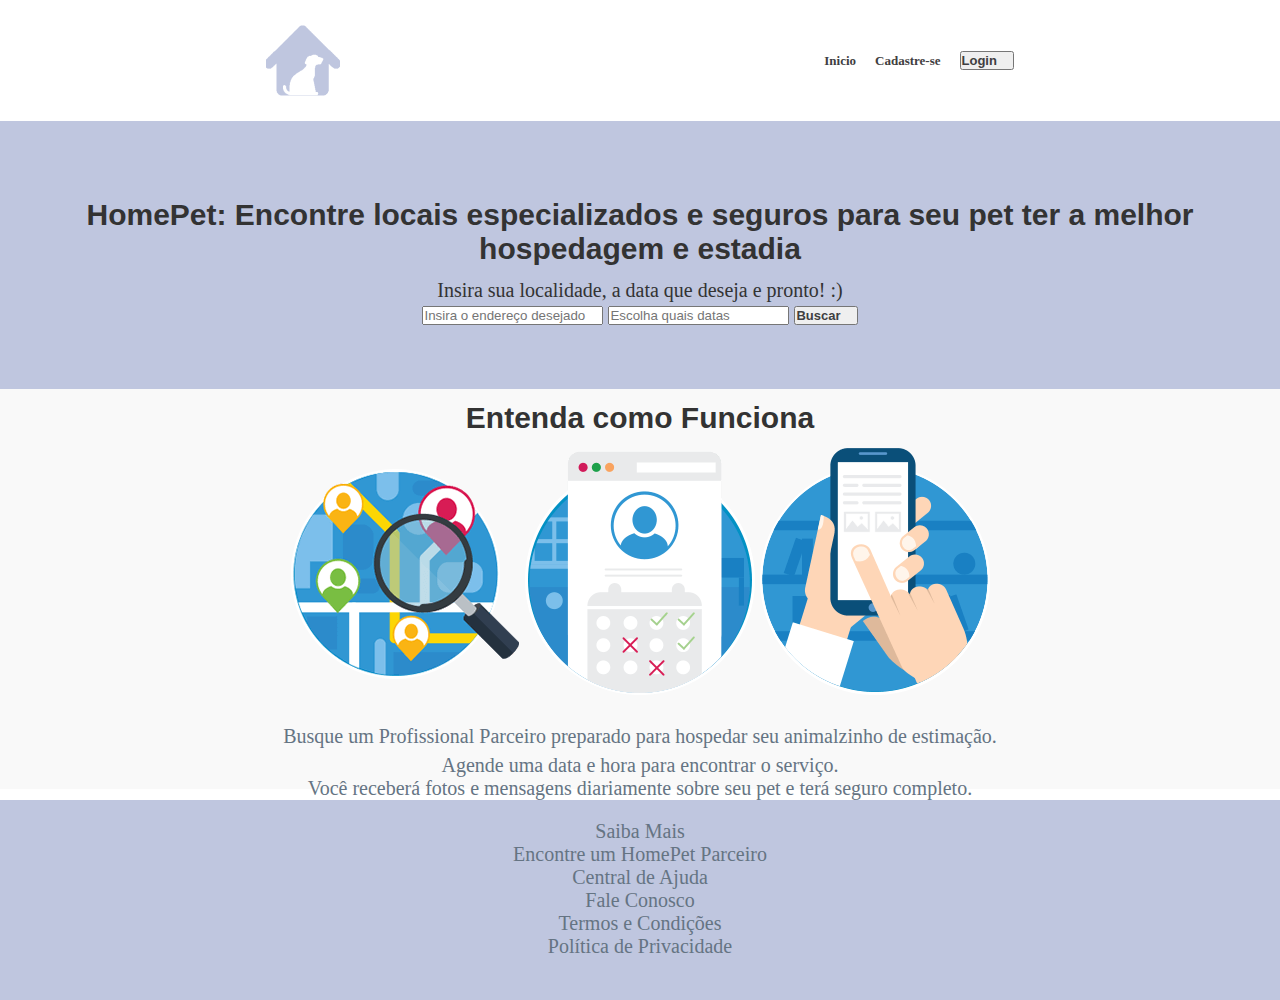
<file: index.html>
<!DOCTYPE html>
<html>

<head>
    <meta charset="UTF-8">
    <link rel="stylesheet" href="css/style.css">
    <link href="https://fonts.googleapis.com/css2?family=Poppins:wght@400&family=Roboto:wght@400;400&display=swap"
        rel="stylesheet">
</head>

<body>

    <header>
        <div class="menu">
            <img src="imagens/logoHomePet.png" />
            <Nav>
                <a href="./index.html"> Inicio</a>
                <a href="./TelaCadastro.html"> Cadastre-se</a>
                <button type="login"> <a href="./TelaLogin.html">Login</a></button>
            </Nav>
        </div>
        </div>
    </header>

    <main>

        <div class="destaque">
            <div class="container">
                <h3 class="titulo">
                    HomePet: Encontre locais especializados e seguros para seu pet ter a melhor hospedagem e estadia
                </h3>
                <p class="descricao">Insira sua localidade, a data que deseja e pronto! :)</p>
                <div class="procura">
                    <input type="local" placeholder="Insira o endereço desejado" required>
                    <input type="data" placeholder="Escolha quais datas" required>
                    <button type="login"><a href="./RetornoHospedagem.html">Buscar</a></button>
                </div>
                <div class="sobre">
                    <h3 class="titulo">
                        Entenda como Funciona </h3>
                    <img class="foto1" src="imagens/pagInicial1.png" />

                    <img src="imagens/pagInicial2.png" />
                    <img src="imagens/pagInicial3.png" />


                    <div class="descSobre">
                        <p class="descSobre1">Busque um Profissional Parceiro preparado para hospedar seu animalzinho de
                            estimação.</p>
                        <p class="descSobre2">Agende uma data e hora para encontrar o serviço.</p>
                        <p class="desSobre3"> Você receberá fotos e mensagens diariamente sobre seu pet e terá seguro
                            completo.</p>



                        <footer>
                            <div class="todoFooter">
                                <div>
                                    <p> Saiba Mais </p>
                                    <p> Encontre um HomePet Parceiro </p>
                                    <p> Central de Ajuda </p>
                                </div>

                                <div>
                                    <p> Fale Conosco </p>
                                    <p> Termos e Condições </p>
                                    <p> Política de Privacidade </p>
                                </div>
                        </footer>
    </main>
</body>

</html>
</file>
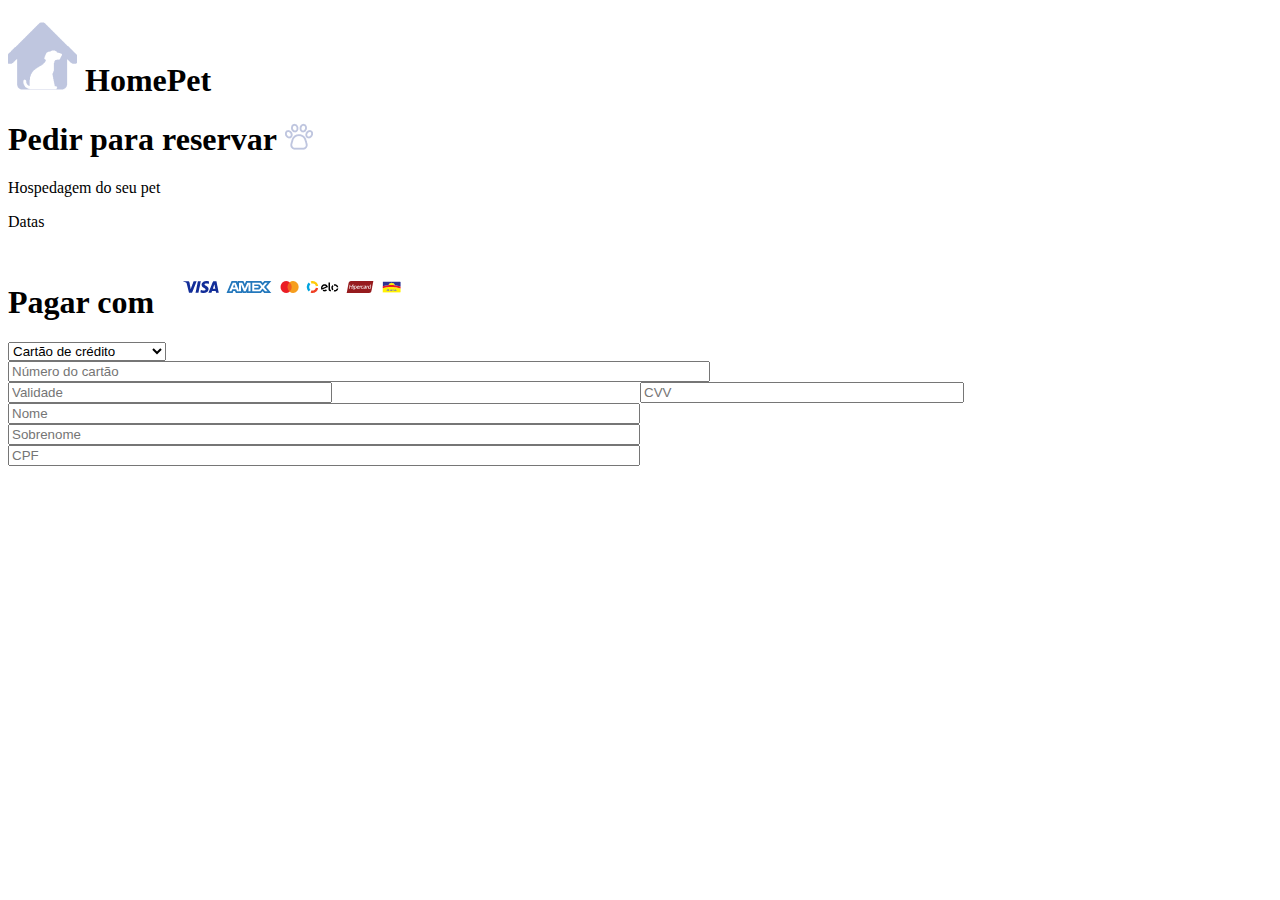
<file: Pagamento.html>
<!DOCTYPE html>
<html lang="en">

<head>
    <meta charset="UTF-8">
    <meta http-equiv="X-UA-Compatible" content="IE=edge">
    <meta name="viewport" content="width=device-width, initial-scale=1.0">
    <link href="https://cdn.jsdelivr.net/npm/bootstrap@5.2.0-beta1/dist/css/bootstrap.min.css" rel="stylesheet"
        integrity="sha384-0evHe/X+R7YkIZDRvuzKMRqM+OrBnVFBL6DOitfPri4tjfHxaWutUpFmBp4vmVor" crossorigin="anonymous">
    <script src="https://cdn.jsdelivr.net/npm/bootstrap@5.2.0-beta1/dist/js/bootstrap.bundle.min.js"
        integrity="sha384-pprn3073KE6tl6bjs2QrFaJGz5/SUsLqktiwsUTF55Jfv3qYSDhgCecCxMW52nD2"
        crossorigin="anonymous"></script>
    <link href="https://fonts.googleapis.com/icon?family=Material+Icons" rel="stylesheet">
    <link rel="stylesheet" href="css/PaginadePagamento.css">
    <title>Pagina de Pagamento</title>
</head>

<body>
    <header>
        <div id="cabecalho">
            <h1> <img src="imagens/Dog.png" alt=""> HomePet</h1>
        </div>
    </header>

    <div class="col-md-6">
        <div id="reservar">
            <h1>Pedir para reservar <img src="imagens/patinha.png" alt=""></h1>
            <p>Hospedagem do seu pet</p>
            <p>Datas</p>
        </div>

        <div id="pagamento">
            <h1>Pagar com <img src="imagens/cartoes.png" alt=""></h1>
            <select class="form-select" aria-label="Default select example">
                <option value="1">Cartão de crédito</option>
                <option value="2">Transferência bancaria</option>
                <option value="3">Boleto</option>
                <option value="4">Pix</option>
            </select>

            <div id="main-container">
                <form id="Formulario">
                    <div id="numerocartao" class="full-box">
                        <label for="text"></label>
                        <input type="text" name="numero" id="numcartao" placeholder="Número do cartão">
                    </div>
                    <div id="validadecvv">
                        <div id="validade">
                            <label for="text"></label>
                            <input type="text" name="validade" id="validade" placeholder="Validade">
                        </div>
                        <div id="cvv">
                            <label for="number"></label>
                            <input type="number" name="cvv" id="cvv" placeholder="CVV">
                        </div>
                    </div>
                    <div id="nomesobrenome">
                        <label for="text"></label>
                        <input type="text" name="Nome" id="Nome" placeholder="Nome">
                        <label for="text"></label>
                        <input type="text" name="Sobrenome" id="Sobrenome" placeholder="Sobrenome">
                        <label for="number"></label>
                        <input type="number" name="CPF" id="CPF" placeholder="CPF">
                    </div>
                </form>
            </div>

            <div id="formulario"></div>

            <div id="informacoes" class="col-md-6">

            </div>
        </div>

</body>

</html>
</file>
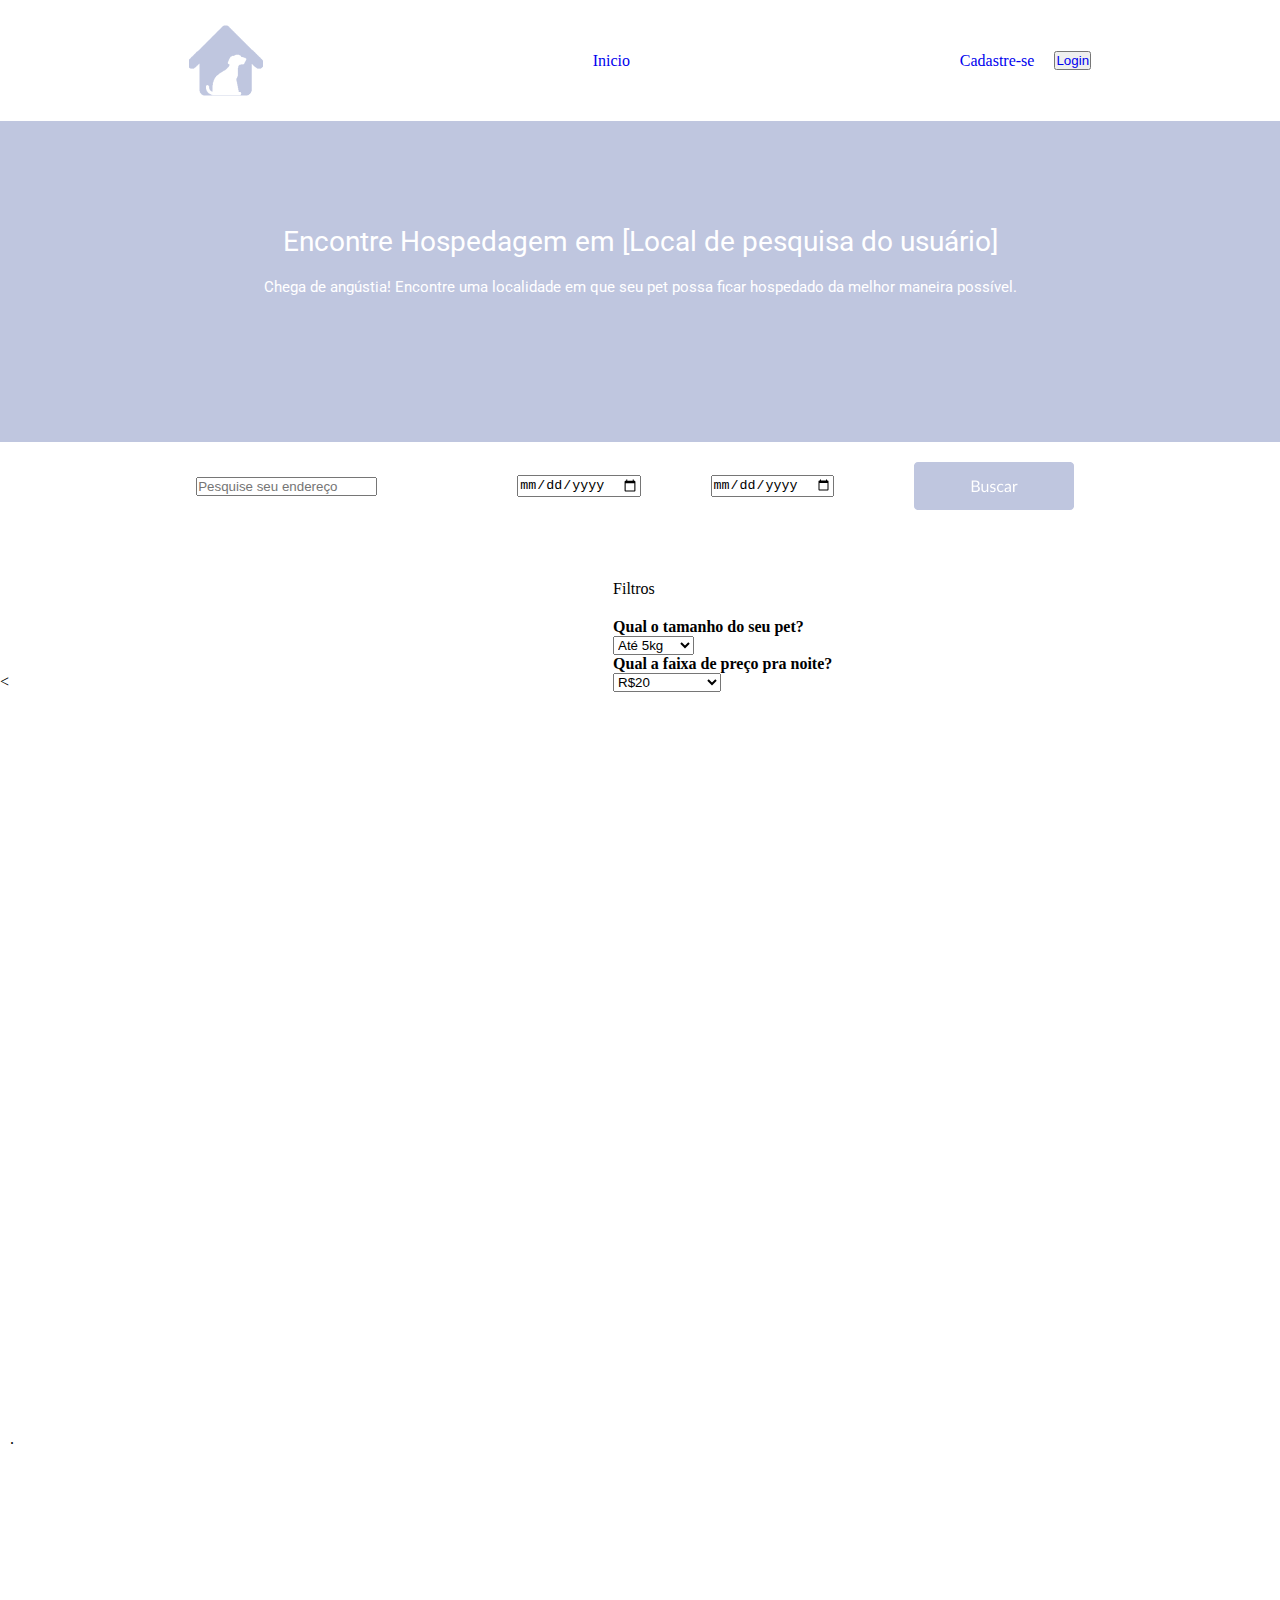
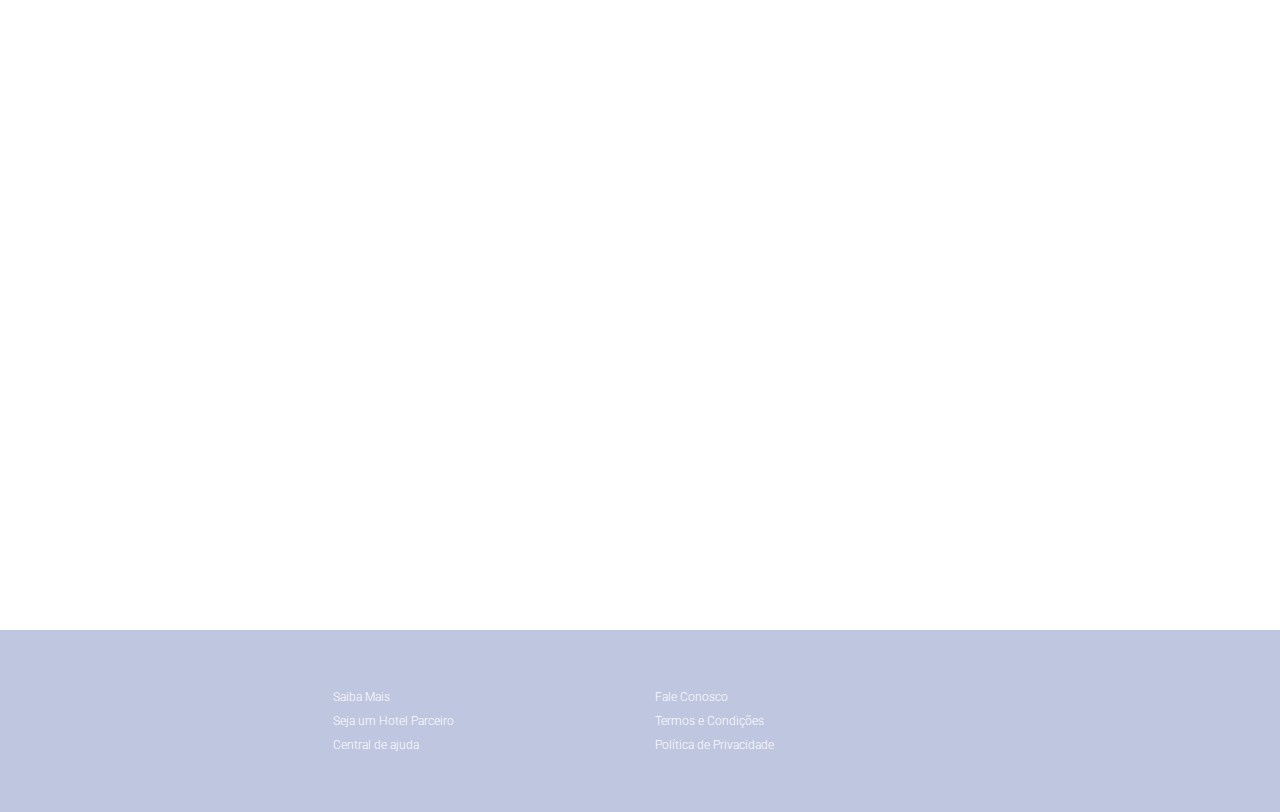
<file: RetornoHospedagem.html>
<!DOCTYPE html>
<html lang="pt-br">

<head>
  <meta charset="UTF-8">
  <title>Encontre sua melhor opção de hospedagem</title>
  <link href="css/main.css" rel="stylesheet" :>
  <link href="https://fonts.googleapis.com/css2?family=Poppins:wght@400&family=Roboto:wght@400;400&display=swap"
    rel="stylesheet">

</head>

<header>
  <div class="cabecalho">
    <img src="imagens/logoHomePet.png" />
    <Nav class="cabecalho-menu">
      <a href="./index.html"> Inicio</a>
    </Nav>
    <nav class="cabecalhodois">
      <a href="./TelaCadastro.html"> Cadastre-se</a>
      <button type="login"> <a href="./TelaLogin.html">Login</a></button>
    </nav>
  </div>
  </div>
</header>

<body>

  <main class="conteudo">

    <div class="header-1">
      <div class="texto-principal">Encontre Hospedagem em [Local de pesquisa do usuário]</div>
      <div class="legenda">Chega de angústia! Encontre uma localidade em que seu pet possa ficar hospedado da melhor
        maneira possível.</div>
  </main>

  <div class="search-box">
    <input type="text" name="" placeholder="Pesquise seu endereço">
    <a class="search-btn" href="#"></a>
    <input type="date" id="data" name="dataNasc">
    <input type="date" id="data" name="dataNasc">
    <a class="search-box" href="Hospedagem.html"><img src="imagens/buscar.png" /></a>
  </div>

< <div class="menu">
  <p1> Filtros </p1>

  <div class="filtro">

    <h4> Qual o tamanho do seu pet?</h4>
    <form>
      <select>
        <option> Até 5kg </option>
        <option> 5 a 10kg </option>
        <option> 10 a 20kg </option>
        <option> 20 a 40kg </option>
        <option> +40kg </option>
      </select>
    </form>
  </div>
  <h4> Qual a faixa de preço pra noite?</h4>
  <form>
    <select>
      <option> R$20 </option>
      <option>R$20 a R$50</option>
      <option> R$50 a R$80</option>
      <option> R$80 a R$100 </option>
      <option> +R$100 </option>
    </select>
  </form>


</div>

<div class="principal">
.
</div>
</body>
<footer>
<div class="container-footer">
  <div class="row-footer">
    <!-- footer col-->
    <div class="footer-col">

      <ul>
        <li><a href="#"> Saiba Mais </a></li>
        <li><a href="#"> Seja um Hotel Parceiro </a></li>
        <li><a href="#"> Central de ajuda </a></li>

      </ul>
    </div>
    <!--end footer col-->
    <!-- footer col-->
    <div class="footer-col">
      <ul>
        <li><a href="#">Fale Conosco</a></li>
        <li><a href="#">Termos e Condições</a></li>
        <li><a href="#">Política de Privacidade</a></li>

      </ul>
    </div>
    <!--end footer col-->

</footer>

</html>
</file>
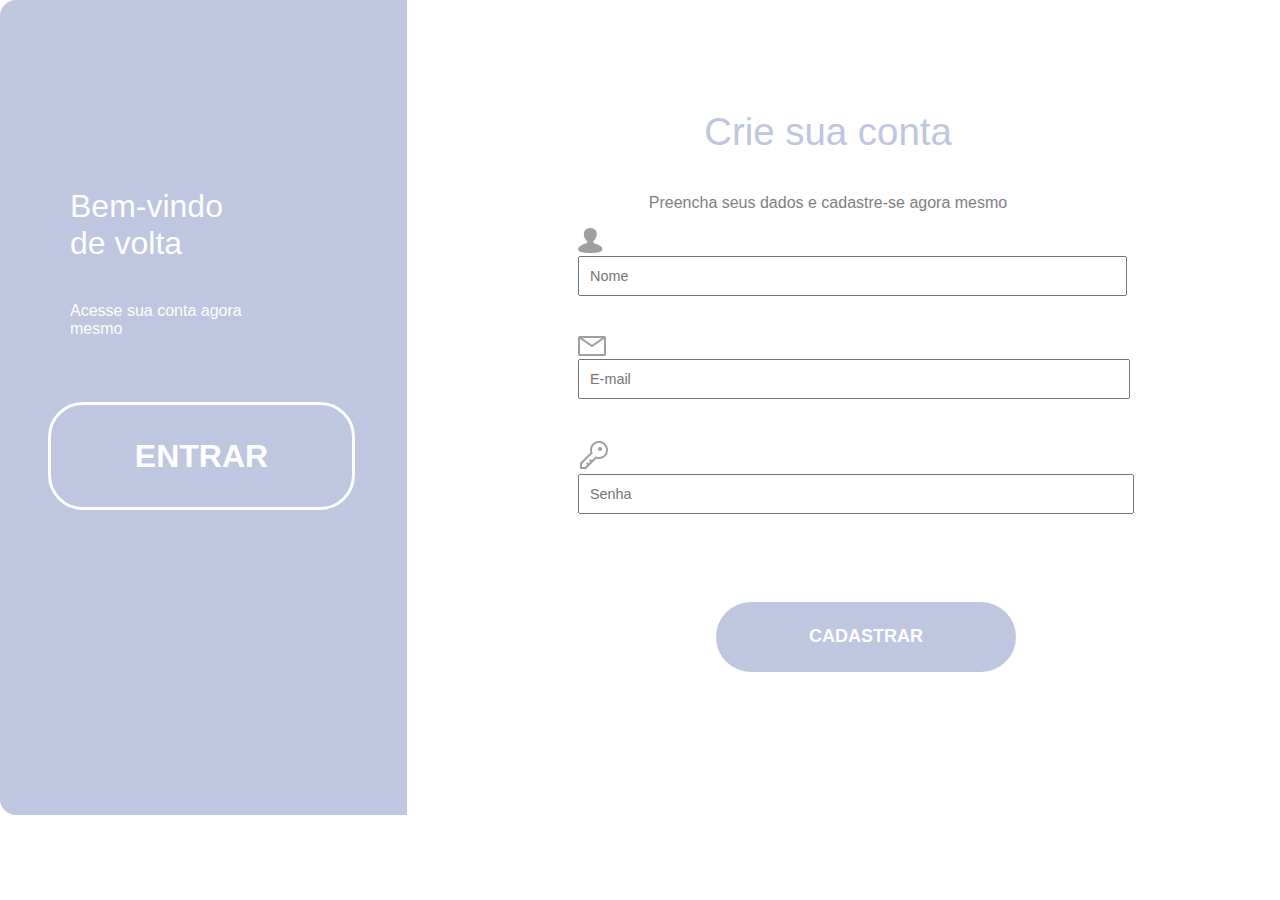
<file: TelaCadastro.html>
<!DOCTYPE html>
<html lang="en">

<head>
    <meta charset="UTF-8">
    <meta http-equiv="X-UA-Compatible" content="IE=edge">
    <meta name="viewport" content="width=device-width, initial-scale=1.0">
    <title>TelaCadastro</title>
    <link rel="stylesheet" href="css/TelaCadastro.css">
</head>

<body>
    <div id="BemVindoDeVolta">
        <h1>Bem-vindo <br>de volta</h1>
        <p>Acesse sua conta agora <br> mesmo</p>
        <a id="botaolateral" href="TelaLogin.html"><input type="button" value="Entrar"></a>
    </div>

    <div id="main-container">
        <h2>Crie sua conta</h2>
        <p id="paragrafo2">Preencha seus dados e cadastre-se agora mesmo</p>
        <form id="register-form">
            <div class="full-box">
                <label for="name"> <img src="imagens/Pessoa.png" alt=""></label>
                <input type="name" name="name" id="name" placeholder="Nome">
            </div>
            <div class="full-box spacing">
                <label for="e-mail"> <img src="imagens/Envelope2.png" alt=""></label>
                <input type="e-mail" name="e-mail" id="e-mail" placeholder="E-mail">
            </div>
            <div class="full-box spacing">
                <label for="password"> <img src="imagens/Chave.png" alt=""></label>
                <input type="password" name="password" id="password" placeholder="Senha">
            </div>
            <div class="full-box">
                <a href="index.html"><input type="button" id="btn-submit" value="Cadastrar"></a>
            </div>
        </form>
    </div>
</body>

</html>
</file>
<file: css/style.css>
:root{
    --fontePrincipal: #3F3E41;
    --fundoMenu: #FFFFFF;
    --fundoDescricao: #BFC6DF;
    --fundoMain: #FFFFFF;
    --fonteMain: #333333;
    --fundoSobre: #F9F9F9;
}

*{
    margin: 0;
    padding: 0;
    box-sizing: border-box;
}

header .menu{
    display: flex;
    flex-direction: row;
    align-items: center;
    justify-content: space-around;
    background-color:var(--fundoMenu);
    padding: 24px;

}

.logo{
    display: flex;
    flex-direction: row;
    align-items: center;
    justify-content: space-between;
    color:var(--logoImaginaria);
}

a{
    text-decoration: none;
    color: var(--fontePrincipal);
    margin-right: 15px;
    font-size: 13px;
    font-weight: bold;

}

/* Main */

.destaque{
    font-size: 20px;
    background: var(--fundoDescricao);
    height:500px;
    background-size:cover;
    color: antiquewhite; 
    justify-content: center;
    display: flex;

}
.titulo{
    font-family: Verdana, Geneva, Tahoma, sans-serif;
    font-size: 30px;
    margin-top: 5%;
    padding: 1%;
    text-align: center;
    font-weight: bolder;
    color: var(--fonteMain)
    
}
.descricao{
    text-align: center;
    color: var(--fonteMain)
}

.procura {
    text-align:center;
}

.sobre{
    font-size: 20px;
    background: var(--fundoSobre);
    height:400px;
    color: #657483;
    text-align: center;
 
  
}

.descSobre1{
    display: inline-block;
    text-align:center;
    height: 14px;
    flex-direction: column;
    padding: 5px;
    margin: 20px;
    
}

footer{
    padding: 1em;
    font-size: 20px;
    background: var(--fundoDescricao);
    height:200px;
    text-align: center;
    justify-content: center;
  
}

.todoFooter {
    display: column;
    flex-direction:row;
}

.f1 {
text-align: center;
display: inline-block;
width: 150px;
}
</file>
<file: css/PaginadePagamento.css>
#numerocartao {
    display: flex;
    flex-direction: column;
    width: 55.5%;
}

#validadecvv {
    display: flex;
    flex-direction: row;
}

#validade {
    width: 50%;
}

#cvv {
    width: 50%;
    
}

#nomesobrenome {
    display: flex;
    flex-direction: column;
    width: 50%;
}
</file>
<file: css/main.css>
@import url('https://fonts.googleapis.com/css2?family=Poppins:wght@100&family=Roboto:wght@100;400&display=swap');
@import url('https://fonts.googleapis.com/css2?family=Roboto:wght@100&display=swap');


* {
  margin: 0;
  padding: 0;
  box-sizing: border-box;
  text-decoration: none;

}

body {
  width: 100%;
  height: 100%;
  font-size: 100%;
  background: #fff
}

.cabecalho {
  display: flex;
  flex-direction: row;
  align-items: center;
  justify-content: space-around;
  padding: 24px;

}

.cabecalho-imagem {
  height: 72px;
}

.cabecalho-menu {
  display: flex;
  gap: 15px;

}

.cabecalhodois {
  display: flex;
  align-items: center;
  gap: 20px;

}

.cabecalho-menu-item {
  font-family: 'Roboto', sans-serif;
  color: #3F3E41;
  font-weight: 400;
  font-size: 13px;

}

.cabecalho-login-item {
  font-family: 'Roboto', sans-serif;
  color: #3F3E41;
  font-weight: 400;
  font-size: 13px;
}


.header-1 {
  background-color: #BFC6DF;
  height: 321px;


}

.texto-principal {
  display: flex;
  align-items: center;
  justify-content: space-around;
  padding-top: 104px;
  font-family: 'Roboto', sans-serif;
  color: #fff;
  font-weight: 400;
  font-size: 28px;
}

.legenda {
  display: flex;
  align-items: center;
  justify-content: space-around;
  padding: 20px;
  font-family: 'Roboto', sans-serif;
  color: #fff;
  font-weight: 400;
  font-size: 15px;

}

.search-box {
  display: flex;
  align-items: center;
  justify-content: center;
  padding: 10px;
  gap: 70px;
}

.menu {

  display: inline-block;
  width: 390px;
  margin-left: 600px;
  height: 780px;
  margin-bottom: 20px;
  margin-top: 50px;

}

.principal {

  display: inline-block;
  width: 660px;
  margin-left: 10px;
  height: 780px;
  margin-bottom: 20px;
  margin-top: 50px;
}

.filtro {
  margin-top: 20px;
}

footer {
  background-color: #BFC6DF;
  padding: 50px 0;
}

.container-footer {
  max-width: 900px;
  padding: 0 10%;
  margin: auto;
}

.row-footer {
  display: flex;
  flex-wrap: wrap;
}

.footer-col {
  width: 50%;
  padding: 0 15px;
}

.footer-col ul {
  list-style: none;
}

.footer-col ul li {
  margin: 10px 0;
}

.footer-col ul li a {
  font-size: 12px;
  font-family: 'Roboto', sans-serif;
  color: white;
  text-decoration: none;
  font-weight: 300;
  display: block;
  transition: all 0.3s ease;
}
</file>
<file: css/TelaCadastro.css>
/* GERAL */
*{
    font-family: -apple-system, BlinkMacSystemFont, 'Segoe UI', Roboto, Oxygen, Ubuntu, Cantarell, 'Open Sans', 'Helvetica Neue', sans-serif;
}

/*Caixa da Esquerda */

#BemVindoDeVolta{
    position: absolute;
    width: 407px;
    height: 815px;
    left: 0px;
    top: 0px;
    background: #BFC6DF;
    border-radius: 16px 0px 0px 16px;
}

#BemVindoDeVolta{
    font-family: -apple-system, BlinkMacSystemFont, 'Segoe UI', Roboto, Oxygen, Ubuntu, Cantarell, 'Open Sans', 'Helvetica Neue', sans-serif;
    color: white;
}

h1{
    margin-left: 70px;
    margin-top: 188px;
    margin-right: 110px;
    font-weight: 500;
}

p{
    margin-left: 70px;
    margin-top: 40px;
    margin-right: 110px;
    font-weight: 500;
}

input[value="Entrar"]{
    width: 307px;
    height: 108px;
    box-sizing: border-box;
    position: absolute;
    left: 12%;
    right: 10%;
    top: 60%;
    bottom: 0%;
    border: 3px solid #FFFFFF;
    border-radius: 35px;
    background-color: #BFC6DF;
    color: white;
    font-size: xx-large;
    text-transform: uppercase;
    font-weight: 700;
    cursor: pointer;
}

input[value="Entrar"]:hover{
    background-color:lightslategray;
    transition: .5s;
}

/* Formulario de Cadastro */

input, label {
    display: block;
    width: 100%;
}

input:focus{
    border: #BFC6DF;
    background-color: #BFC6DF;
}

a{
    color: white;
    text-decoration: none;
    text-align: center;
    position: absolute;
    margin: 48px;
}

a:hover{
    color: lightslategray;
    transition: .5s;
}

body{
    padding: 5vh;
}

#main-container{
    width: 500px;
    margin-left: 500px;
    margin-right: auto;
    background-color: white;
    border-radius: 10px;
    padding: 25px;
}

h2{
    color: #BFC6DF;
    font-weight: 500;
    margin-left: auto;
    margin-right: auto;
}

#paragrafo2{
    margin-left: auto;
    margin-right: auto;
    width: 500px;
    color: gray;
    font-size: medium;
}

#main-container{
    text-align: center;
    margin-bottom: 25px;
    font-size: 1.6rem;
}

form{
    display: flex;
    flex-wrap: wrap;
    justify-content: space-between;
}

.full-box{
    flex: 1 1 100%;
    position: relative;
}

.spacing{
    margin-right: 2.5%;
}

label{
    font-weight: bold;
    font-size: .8rem;
}

input{
    padding: 10px;
    font-size: .9rem;
    margin-bottom: 40px;
}

#btn-submit{
    width: 300px;
    height: 70px;
    font-size: large;
    background-color: lightslategray;
    color: white;
    border: none;
    border-radius: 35px;
    text-transform: uppercase;
    font-weight: 700;
    background-color: #BFC6DF;
    margin-right: auto;
    margin-left: -160px;
    cursor: pointer;
}

#btn-submit:hover {
    background-color:lightslategray;
    transition: .5s;
}

img{
    margin-right: 500px;
}
#full-box{
    align-items: center;
}
</file>
